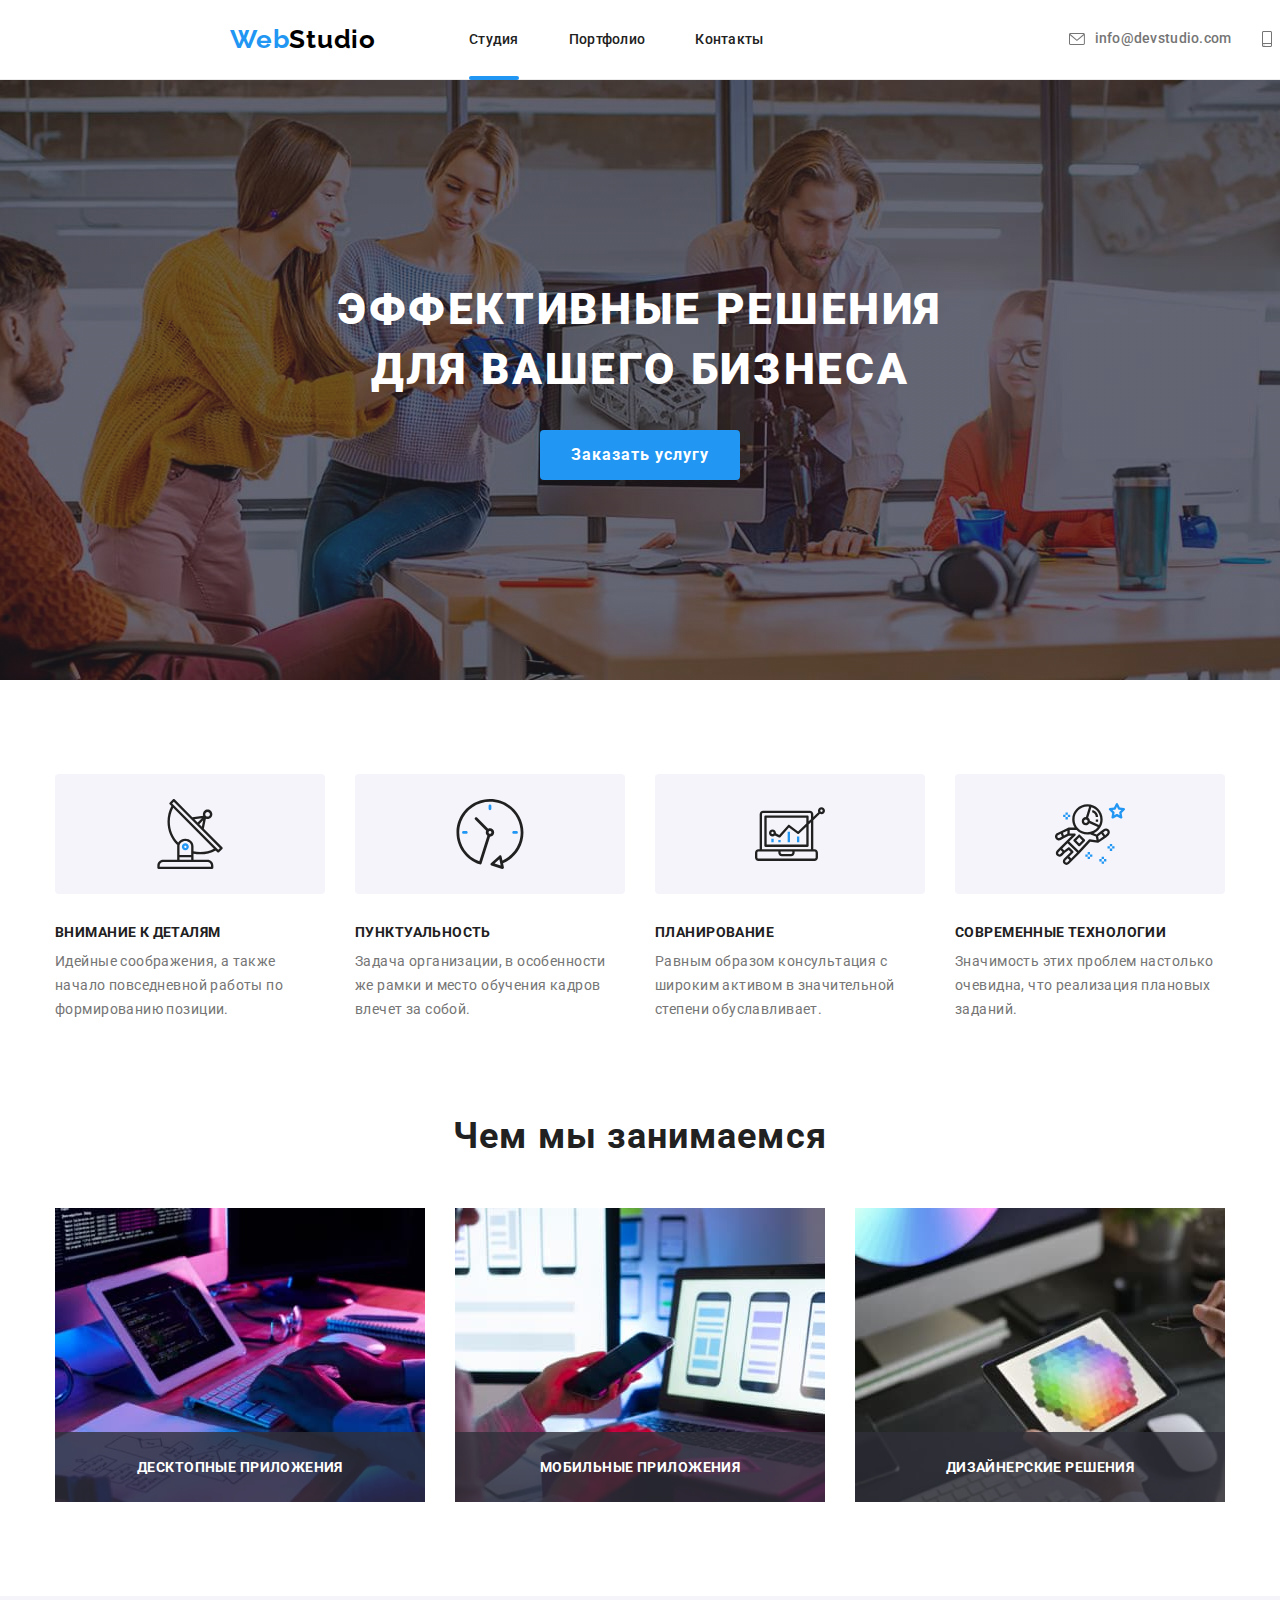
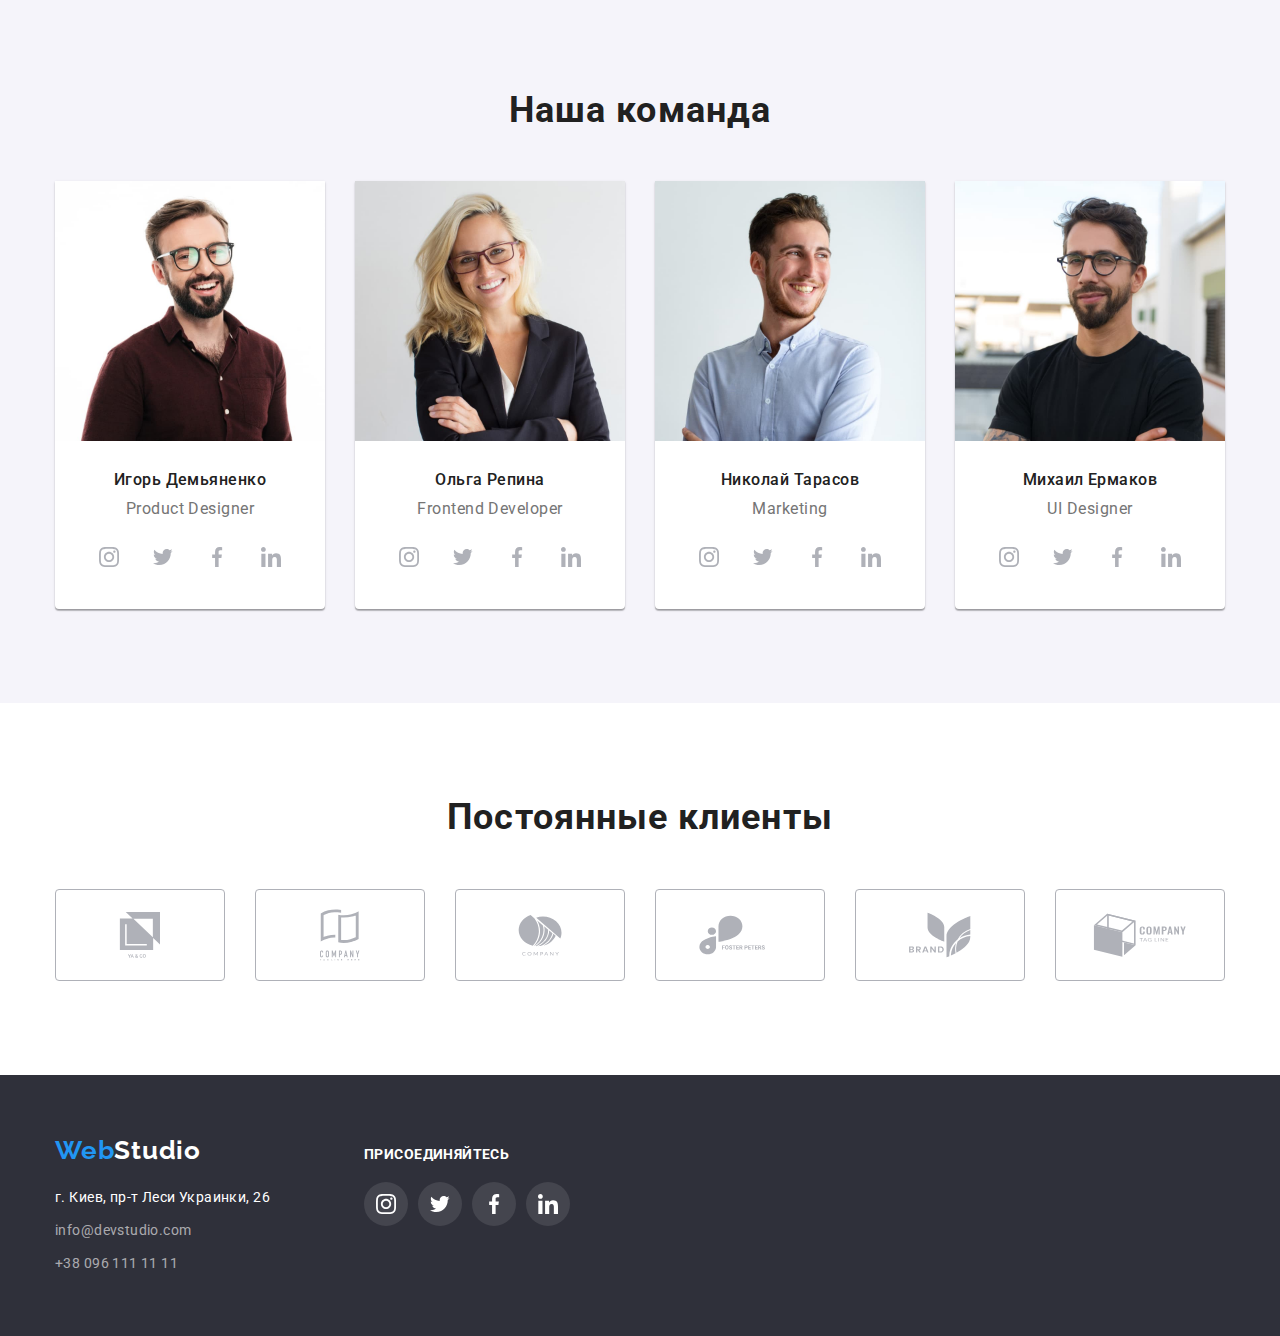
<file: index.html>
<!DOCTYPE html>
<html lang="ru">
<head>
    <meta charset="UTF-8">
    <meta http-equiv="X-UA-Compatible" content="IE=edge">
    <meta name="viewport" content="width=Hea, initial-scale=1.0">
    <title>WebStudio</title>
    <link rel="preconnect" href="https://fonts.googleapis.com">
    <link rel="preconnect" href="https://fonts.gstatic.com" crossorigin>
    <link href="https://fonts.googleapis.com/css2?family=Raleway:wght@700&family=Roboto:wght@400;500;700&display=swap"
        rel="stylesheet">
    <link href="./css/modern-normalize.css" rel="stylesheet">
    <link href="./css/styles.css" rel="stylesheet">
</head>
<body>
    <header class="header">
        <div class="container header-list">
            <nav>
                <ul class="nav-list">
                    <li class="list"><a class="link header-logo" href="./index.html" lang="en"><span class="header-pre-logo">Web</span>Studio</a>
                    </li>
                    <li class="list"><a class="link main-navigator current" href="./index.html">Студия</a></li>
                    <li class="list"><a class="link main-navigator" href="./portfolio.html">Портфолио</a></li>
                    <li class="list"><a class="link main-navigator" href="#">Контакты</a></li>
                </ul>
            </nav>
            <ul class="header-contacts-list">
                <li class="list">
                    <a class="link header-email" href="mailto:info@devstudio.com">
                        <svg class="envelope-icon" width="16px" height="12px">
                            <use href="./images/icons.svg#envelope"></use>
                        </svg>
                        <span>info@devstudio.com</span> 
                    </a>
                </li>
                <li class="list">   
                    <a class="link header-telephone" href="tel:+380961111111">
                        <svg class="phone-icon" width="10px" height="16px">
                            <use href="./images/icons.svg#phone"></use>
                        </svg>
                        <span>+38 096 111 11</span>
                    </a>
                </li>
            </ul>
        </div>
    </header>
    <main>
        <section class="section hero">
            <div class="container">
                <h1 class="hero-title">Эффективные решения <br> для вашего бизнеса</h1>
                <button data-modal-open class="hero-button" type="button" >Заказать услугу</button>
            </div>
        </section>
        <div class="backdrop is-hidden" data-modal >
            <div class="modal">
                <button type="button" class="modal-close" data-modal-close >
                    <svg class="modal-close-icon">
                        <use href="./images/icons.svg#close"></use>
                    </svg>
                </button>
            </div>
        </div>
        <section class="section features">
            <div class="container">
                <ul class="features-list">
                    <li class="list feature-item">
                        <div class="feature-image-box">
                            <svg width="70px" height="70px">
                                <use href="./images/icons.svg#antenna"></use>
                            </svg>
                        </div>
                        <h3 class="feature-title">Внимание к деталям</h3>
                        <p class="feature-description">Идейные соображения, а также начало повседневной работы по формированию позиции.
                        </p>
                        
                    </li>
                    <li class="list feature-item">
                        <div class="feature-image-box">
                            <svg width="70px" height="70px">
                                <use href="./images/icons.svg#clock"></use>
                            </svg>
                        </div>
                        <h3 class="feature-title">Пунктуальность</h3>
                        <p class="feature-description">Задача организации, в особенности же рамки и место обучения кадров влечет за
                            собой.</p>
                    </li>
                    <li class="list feature-item">
                        <div class="feature-image-box">
                            <svg width="70px" height="70px">
                                <use href="./images/icons.svg#diagram"></use>
                            </svg>
                        </div>
                        <h3 class="feature-title">Планирование</h3>
                        <p class="feature-description">Равным образом консультация с широким активом в значительной степени
                            обуславливает.</p>
                    </li>
                    <li class="list feature-item">
                        <div class="feature-image-box">
                            <svg  width="70px" height="70px">
                                <use href="./images/icons.svg#astronaut"></use>
                            </svg>
                        </div>
                        <h3 class="feature-title">Современные технологии</h3>
                        <p class="feature-description">Значимость этих проблем настолько очевидна, что реализация плановых заданий.</p>
                    </li>
                </ul>
            </div>
        </section>
        <section class="section activity">
            <div class="container">
                <h2 class="activity-title">Чем мы занимаемся</h2>
                <ul class="activities-list">
                    <li class="list activities-item">
                        <div class="activity-box">
                            <img src="./images/box1.jpg" alt="coding" width="370">
                            <div class="activity-description">Десктопные приложения</div>
                        </div>
                    </li>
                    <li class="list activities-item">
                        <div class="activity-box">
                            <img src="./images/box2.jpg" alt="testing" width="370">
                            <div class="activity-description">Мобильные приложения</div>
                        </div>
                    </li>
                    <li class="list activities-item">
                        <div class="activity-box">
                            <img src="./images/box3.jpg" alt="design" width="370">
                            <div class="activity-description">Дизайнерские решения</div>
                        </div>
                    </li>
                </ul>
            </div>
        </section>
        <section class="section team">
            <div class="container">
                <h2 class="team-title">Наша команда</h2>
                <ul class="team-list">
                    <li class="list team-item">
                        <img src="./images/photo1.jpg" alt="Игорь Демьяненко" width="270">
                        <h4 class="team-item-name">Игорь Демьяненко</h4>
                        <p class="team-item-job">Product Designer</p>
                        <ul class="team-item-contacts">
                            <li class="list team-contact-list">
                                <a href="https://www.instagram.com/" class="team-contacts-link" >
                                    <svg class="team-item-contacts-icon" width="20px" height="20px">
                                        <use href="./images/icons.svg#instagram"></use>
                                    </svg>
                                </a>
                            </li>
                            <li class="list team-contact-list">
                                <a href="https://twitter.com/"  class="team-contacts-link">
                                    <svg class="team-item-contacts-icon" width="20px" height="20px">
                                        <use href="./images/icons.svg#twitter"></use>
                                    </svg>
                                </a>
                            </li>
                            <li class="list team-contact-list">
                                <a href="https://www.facebook.com/" class="team-contacts-link" >
                                    <svg class="team-item-contacts-icon" width="20px" height="20px">
                                        <use href="./images/icons.svg#facebook"></use>
                                    </svg>
                                </a>
                            </li>
                            <li class="list team-contact-list">
                                <a href="https://ru.linkedin.com/" class="team-contacts-link">
                                    <svg class="team-item-contacts-icon" width="20px" height="20px">
                                        <use href="./images/icons.svg#linkedin"></use>
                                    </svg>
                                </a>
                            </li>
                        </ul>
                    </li>
                    <li class="list team-item">
                        <img src="./images/photo2.jpg" alt="Ольга Репина" width="270">
                        <h4 class="team-item-name">Ольга Репина</h4>
                        <p class="team-item-job">Frontend Developer</p>
                        <ul class="team-item-contacts">
                            <li class="list team-contact-list">
                                <a href="https://www.instagram.com/" class="team-contacts-link">
                                    <svg class="team-item-contacts-icon" width="20px" height="20px">
                                        <use href="./images/icons.svg#instagram"></use>
                                    </svg>
                                </a>
                            </li>
                            <li class="list team-contact-list">
                                <a href="https://twitter.com/" class="team-contacts-link">
                                    <svg class="team-item-contacts-icon" width="20px" height="20px">
                                        <use href="./images/icons.svg#twitter"></use>
                                    </svg>
                                </a>
                            </li>
                            <li class="list team-contact-list">
                                <a href="https://www.facebook.com/" class="team-contacts-link">
                                    <svg class="team-item-contacts-icon" width="20px" height="20px">
                                        <use href="./images/icons.svg#facebook"></use>
                                    </svg>
                                </a>
                            </li>
                            <li class="list team-contact-list">
                                <a href="https://ru.linkedin.com/" class="team-contacts-link">
                                    <svg class="team-item-contacts-icon" width="20px" height="20px">
                                        <use href="./images/icons.svg#linkedin"></use>
                                    </svg>
                                </a>
                            </li>
                        </ul>
                    </li>
                    <li class="list team-item">
                        <img src="./images/photo3.jpg" alt="Николай Тарасов" width="270">
                        <h4 class="team-item-name">Николай Тарасов</h4>
                        <p class="team-item-job">Marketing</p>
                        <ul class="team-item-contacts">
                            <li class="list team-contact-list">
                                <a href="https://www.instagram.com/" class="team-contacts-link">
                                    <svg class="team-item-contacts-icon" width="20px" height="20px">
                                        <use href="./images/icons.svg#instagram"></use>
                                    </svg>
                                </a>
                            </li>
                            <li class="list team-contact-list">
                                <a href="https://twitter.com/" class="team-contacts-link">
                                    <svg class="team-item-contacts-icon" width="20px" height="20px">
                                        <use href="./images/icons.svg#twitter"></use>
                                    </svg>
                                </a>
                            </li>
                            <li class="list team-contact-list">
                                <a href="https://www.facebook.com/" class="team-contacts-link">
                                    <svg class="team-item-contacts-icon" width="20px" height="20px">
                                        <use href="./images/icons.svg#facebook"></use>
                                    </svg>
                                </a>
                            </li>
                            <li class="list team-contact-list">
                                <a href="https://ru.linkedin.com/" class="team-contacts-link">
                                    <svg class="team-item-contacts-icon" width="20px" height="20px">
                                        <use href="./images/icons.svg#linkedin"></use>
                                    </svg>
                                </a>
                            </li>
                        </ul>
                    </li>
                    <li class="list team-item">
                        <img src="./images/photo4.jpg" alt="Михаил Ермаков" width="270">
                        <h4 class="team-item-name">Михаил Ермаков</h4>
                        <p class="team-item-job">UI Designer</p>
                        <ul class="team-item-contacts">
                            <li class="list team-contact-list">
                                <a href="https://www.instagram.com/" class="team-contacts-link">
                                    <svg class="team-item-contacts-icon" width="20px" height="20px">
                                        <use href="./images/icons.svg#instagram"></use>
                                    </svg>
                                </a>
                            </li>
                            <li class="list team-contact-list">
                                <a href="https://twitter.com/" class="team-contacts-link">
                                    <svg class="team-item-contacts-icon" width="20px" height="20px">
                                        <use href="./images/icons.svg#twitter"></use>
                                    </svg>
                                </a>
                            </li>
                            <li class="list team-contact-list">
                                <a href="https://www.facebook.com/" class="team-contacts-link">
                                    <svg class="team-item-contacts-icon" width="20px" height="20px">
                                        <use href="./images/icons.svg#facebook"></use>
                                    </svg>
                                </a>
                            </li>
                            <li class="list team-contact-list">
                                <a href="https://ru.linkedin.com/" class="team-contacts-link">
                                    <svg class="team-item-contacts-icon" width="20px" height="20px">
                                        <use href="./images/icons.svg#linkedin"></use>
                                    </svg>
                                </a>
                            </li>
                        </ul>
                    </li>
                </ul>
            </div>
        </section>
        <section class="section clients">
            <div class="container">
                <h2 class="clients-title">Постоянные клиенты</h2>
                <ul class="clients-list">
                    <li class="list clients-item">
                        <a href="/" class="client-link">
                            <svg class="client-icon first-icon" width="106px" height="60px">
                                <use href="./images/icons.svg#client1"></use>
                            </svg>
                        </a>
                    </li>
                    <li class="list clients-item">
                        <a href="/" class="client-link">
                            <svg class="client-icon second-icon" width="106px" height="60px">
                                <use href="./images/icons.svg#client2"></use>
                            </svg>
                        </a>
                    </li>
                    <li class="list clients-item">
                        <a href="/" class="client-link">
                            <svg class="client-icon third-icon" width="106px" height="60px">
                                <use href="./images/icons.svg#client3"></use>
                            </svg>
                        </a>
                    </li>
                    <li class="list clients-item">
                        <a href="/" class="client-link">
                            <svg class="client-icon fourth-icon" width="106px" height="60px">
                                <use href="./images/icons.svg#client4"></use>
                            </svg>
                        </a>
                    </li>
                    <li class="list clients-item">
                        <a href="/" class="client-link">
                            <svg class="client-icon fifth-icon" width="106px" height="60px">
                                <use href="./images/icons.svg#client5"></use>
                            </svg>
                        </a>
                    </li>
                    <li class="list clients-item">
                        <a href="/" class="client-link">
                            <svg class="client-icon sixth-icon" width="106px" height="60px">
                                <use href="./images/icons.svg#client6"></use>
                            </svg>
                        </a>
                    </li>
                </ul>
            </div>
        </section>
    </main>
    <footer class="footer">
        <div class="container footer-main">
            <div class=" footer-content">
                <a class="link footer-logo" href="./index.html"><span class="footer-pre-logo">Web</span>Studio</a>
                <address>
                    <ul>
                        <li class="list address-item"><a class="link exact-address" href="https://goo.gl/maps/SmUCpxjFv33ALWMQA">г.
                                Киев, пр-т Леси
                                Украинки, 26</a></li>
                        <li class="list address-item"><a class="link email" href="mailto:info@devstudio.com">info@devstudio.com</a>
                        </li>
                        <li class="list address-item"><a class="link telephone" href="tel:+380961111111">+38 096 111 11 11</a></li>
                    </ul>
                </address>
            </div>
            <div>
                <h2 class="footer-title">присоединяйтесь</h2>
                <ul class="footer-contacts">
                    <li class="list footer-contact-list">
                        <a href="https://www.instagram.com/" class="footer-contacts-link">
                            <svg class="footer-contacts-icon" width="20px" height="20px">
                                <use href="./images/icons.svg#instagram"></use>
                            </svg>
                        </a>
                    </li>
                    <li class="list footer-contact-list">
                        <a href="https://twitter.com/" class="footer-contacts-link">
                            <svg class="footer-contacts-icon" width="20px" height="20px">
                                <use href="./images/icons.svg#twitter"></use>
                            </svg>
                        </a>
                    </li>
                    <li class="list footer-contact-list">
                        <a href="https://www.facebook.com/" class="footer-contacts-link">
                            <svg class="footer-contacts-icon" width="20px" height="20px">
                                <use href="./images/icons.svg#facebook"></use>
                            </svg>
                        </a>
                    </li>
                    <li class="list footer-contact-list">
                        <a href="https://ru.linkedin.com/" class="footer-contacts-link">
                            <svg class="footer-contacts-icon" width="20px" height="20px">
                                <use href="./images/icons.svg#linkedin"></use>
                            </svg>
                        </a>
                    </li>
                </ul>
            </div>
        </div>

    </footer>
    <script src="./js/modal.js"></script>
</body>
</html>
</file>
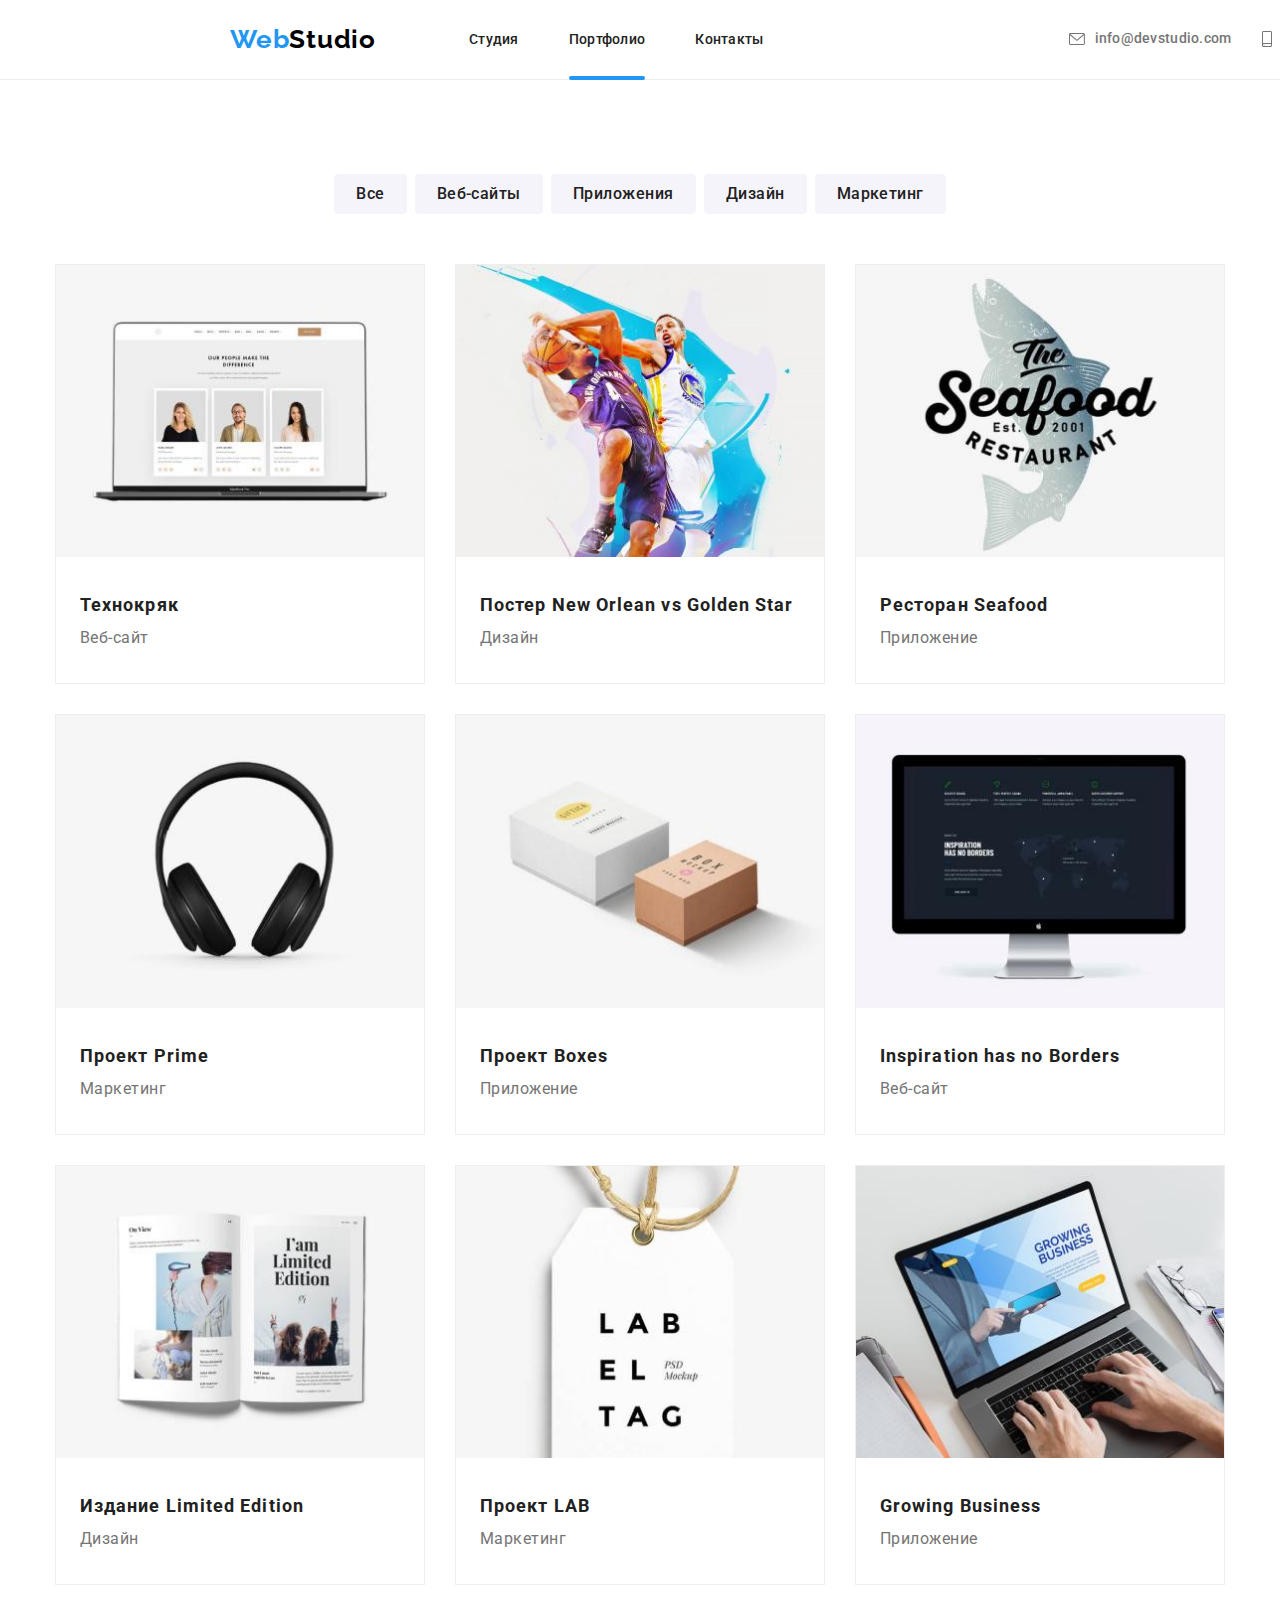
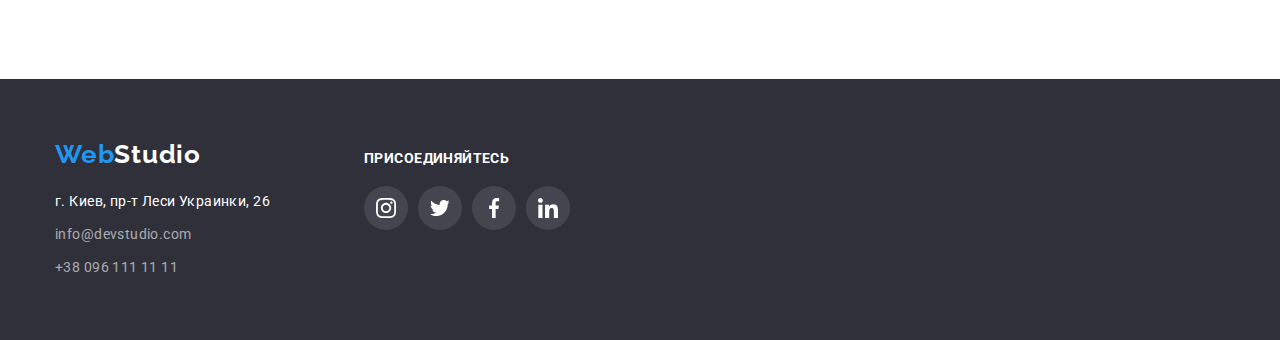
<file: portfolio.html>
<!DOCTYPE html>
<html lang="ru">
<head>
    <meta charset="UTF-8">
    <meta http-equiv="X-UA-Compatible" content="IE=edge">
    <meta name="viewport" content="width=device-width, initial-scale=1.0">
    <title>Portfolio</title>
    <link rel="preconnect" href="https://fonts.googleapis.com">
    <link rel="preconnect" href="https://fonts.gstatic.com" crossorigin>
    <link href="https://fonts.googleapis.com/css2?family=Raleway:wght@700&family=Roboto:wght@400;500;700&display=swap"
        rel="stylesheet">   
    <link href="./css/modern-normalize.css" rel="stylesheet">
    <link href="./css/styles.css" rel="stylesheet">
</head>
<body>
    <header class="header">
        <div class="container header-list">
            <nav>
                <ul class="nav-list">
                    <li class="list"><a class="link header-logo" href="./index.html" lang="en"><span
                                class="header-pre-logo">Web</span>Studio</a>
                    </li>
                    <li class="list"><a class="link main-navigator" href="./index.html">Студия</a></li>
                    <li class="list"><a class="link main-navigator current" href="./portfolio.html">Портфолио</a></li>
                    <li class="list"><a class="link main-navigator" href="#">Контакты</a></li>
                </ul>
            </nav>
            <ul class="header-contacts-list">
                <li class="list">
                    <a class="link header-email" href="mailto:info@devstudio.com">
                        <svg class="envelope-icon" width="16px" height="12px">
                            <use href="./images/sprite1.svg#envelope"></use>
                        </svg>
                        <span>info@devstudio.com</span>
                    </a>
                </li>
                <li class="list">
                    <a class="link header-telephone" href="tel:+380961111111">
                        <svg class="phone-icon" width="10px" height="16px">
                            <use href="./images/sprite1.svg#phone"></use>
                        </svg>
                        <span>+38 096 111 11</span>
                    </a>
                </li>
            </ul>
        </div>
    </header>
    <main>
        <section class="portfolio">
            <div class="container">
                <!-- buttons -->
                <ul class="filter-list">
                    <li class="list filter"><button class="filter-button" type="button">Все</button></li>
                    <li class="list filter"><button class="filter-button" type="button">Веб-сайты</button></li>
                    <li class="list filter"><button class="filter-button" type="button">Приложения</button></li>
                    <li class="list filter"><button class="filter-button" type="button">Дизайн</button></li>
                    <li class="list filter"><button class="filter-button" type="button">Маркетинг</button></li>
                </ul>
                <!-- projects -->
                
                <ul class="projects">
                    <li class="list project-item">
                        <a href="" class="link project-link">
                            <div class="project-thumb">
                                <img src="./images/item1.jpg" alt="" width="370">
                                <p class="project-thumb-text">Технокряк это современная площадка распространения коронавируса. Компании используют эту платформу для цифрового
                                шпионажа и атак на защищённые сервера конкурентов.</p>
                            </div>
                            
                            <div class="project-text">
                                <h2 class="project-title">Технокряк</h2>
                                <p class="project-description">Веб-сайт</p>
                            </div>
                        </a>
                    </li>
                    <li class="list project-item">
                        <a href="" class="link project-link">
                            <div class="project-thumb">
                                <img src="./images/item2.jpg" alt="" width="370">
                                <p class="project-thumb-text">Технокряк это современная площадка распространения коронавируса. Компании используют эту
                                    платформу для цифрового
                                    шпионажа и атак на защищённые сервера конкурентов.</p>
                            </div>
                            <div class="project-text">
                                <h2 class="project-title">Постер New Orlean vs Golden Star</h2>
                                <p class="project-description">Дизайн</p>
                            </div>
                        </a>
                    </li>
                    <li class="list project-item">
                        <a href="" class="link project-link">
                            <div class="project-thumb">
                                <img src="./images/item3.jpg" alt="" width="370">
                                <p class="project-thumb-text">Технокряк это современная площадка распространения коронавируса. Компании используют эту
                                    платформу для цифрового
                                    шпионажа и атак на защищённые сервера конкурентов.</p>
                            </div>
                            <div class="project-text">
                                <h2 class="project-title">Ресторан Seafood</h2>
                                <p class="project-description">Приложение</p>
                            </div>
                        </a>
                    </li>
                    <li class="list project-item">
                        <a href="" class="link project-link">
                            <div class="project-thumb">
                                <img src="./images/item4.jpg" alt="" width="370">
                                <p class="project-thumb-text">Технокряк это современная площадка распространения коронавируса. Компании используют эту
                                    платформу для цифрового
                                    шпионажа и атак на защищённые сервера конкурентов.</p>
                            </div>
                            <div class="project-text">
                                <h2 class="project-title">Проект Prime</h2>
                                <p class="project-description">Маркетинг</p>
                            </div>
                        </a>
                    </li>
                    <li class="list project-item">
                        <a href="" class="link project-link">
                            <div class="project-thumb">
                                <img src="./images/item5.jpg" alt="" width="370">
                                <p class="project-thumb-text">Технокряк это современная площадка распространения коронавируса. Компании используют эту
                                    платформу для цифрового
                                    шпионажа и атак на защищённые сервера конкурентов.</p>
                            </div>
                            <div class="project-text">
                                <h2 class="project-title">Проект Boxes</h2>
                                <p class="project-description">Приложение</p>
                            </div>
                        </a>
                    </li>
                    <li class="list project-item">
                        <a href="" class="link project-link">
                            <div class="project-thumb">
                                <img src="./images/item6.jpg" alt="" width="370">
                                <p class="project-thumb-text">Технокряк это современная площадка распространения коронавируса. Компании используют эту
                                    платформу для цифрового
                                    шпионажа и атак на защищённые сервера конкурентов.</p>
                            </div>
                            <div class="project-text">
                                <h2 class="project-title">Inspiration has no Borders</h2>
                                <p class="project-description">Веб-сайт</p>
                            </div>
                        </a>
                    </li>
                    <li class="list project-item">
                        <a href="" class="link project-link">
                            <div class="project-thumb">
                                <img src="./images/item7.jpg" alt="" width="370">
                                <p class="project-thumb-text">Технокряк это современная площадка распространения коронавируса. Компании используют эту
                                    платформу для цифрового
                                    шпионажа и атак на защищённые сервера конкурентов.</p>
                            </div>
                            <div class="project-text">
                                <h2 class="project-title">Издание Limited Edition</h2>
                                <p class="project-description">Дизайн</p>
                            </div>
                        </a>
                    </li>
                    <li class="list project-item">
                        <a href="" class="link project-link">
                            <div class="project-thumb">
                                <img src="./images/item8.jpg" alt="" width="370">
                                <p class="project-thumb-text">Технокряк это современная площадка распространения коронавируса. Компании используют эту
                                    платформу для цифрового
                                    шпионажа и атак на защищённые сервера конкурентов.</p>
                            </div>    
                            <div class="project-text">
                                <h2 class="project-title">Проект LAB</h2>
                                <p class="project-description">Маркетинг</p>
                            </div>
                        </a>
                    </li>
                    <li class="list project-item">
                        <a href="" class="link project-link">
                            <div class="project-thumb">
                                <img src="./images/item9.jpg" alt="" width="370">
                                <p class="project-thumb-text">Технокряк это современная площадка распространения коронавируса. Компании используют эту
                                    платформу для цифрового
                                    шпионажа и атак на защищённые сервера конкурентов.</p>
                            </div>
                            <div class="project-text">
                                <h2 class="project-title">Growing Business</h2>
                                <p class="project-description">Приложение</p>
                            </div>
                        </a>
                    </li>
                </ul>
            </div>
        </section>
    </main>
    <footer class="footer">
        <div class="container footer-main">
            <div class=" footer-content">
                <a class="link footer-logo" href="./index.html"><span class="footer-pre-logo">Web</span>Studio</a>
                <address>
                    <ul>
                        <li class="list address-item"><a class="link exact-address"
                                href="https://goo.gl/maps/SmUCpxjFv33ALWMQA">г.
                                Киев, пр-т Леси
                                Украинки, 26</a></li>
                        <li class="list address-item"><a class="link email"
                                href="mailto:info@devstudio.com">info@devstudio.com</a>
                        </li>
                        <li class="list address-item"><a class="link telephone" href="tel:+380961111111">+38 096 111 11
                                11</a></li>
                    </ul>
                </address>
            </div>
            <div>
                <h2 class="footer-title">присоединяйтесь</h2>
                <ul class="footer-contacts">
                    <li class="list footer-contact-list">
                        <a href="https://www.instagram.com/" class="footer-contacts-link">
                            <svg class="footer-contacts-icon" width="20px" height="20px">
                                <use href="./images/sprite1.svg#instagram"></use>
                            </svg>
                        </a>
                    </li>
                    <li class="list footer-contact-list">
                        <a href="https://twitter.com/" class="footer-contacts-link">
                            <svg class="footer-contacts-icon" width="20px" height="20px">
                                <use href="./images/sprite1.svg#twitter"></use>
                            </svg>
                        </a>
                    </li>
                    <li class="list footer-contact-list">
                        <a href="https://www.facebook.com/" class="footer-contacts-link">
                            <svg class="footer-contacts-icon" width="20px" height="20px">
                                <use href="./images/sprite1.svg#facebook"></use>
                            </svg>
                        </a>
                    </li>
                    <li class="list footer-contact-list">
                        <a href="https://ru.linkedin.com/" class="footer-contacts-link">
                            <svg class="footer-contacts-icon" width="20px" height="20px">
                                <use href="./images/sprite1.svg#linkedin"></use>
                            </svg>
                        </a>
                    </li>
                </ul>
            </div>
        </div>
    
    </footer>
</body>
</html>
</file>
<file: css/styles.css>
:root {
  --color-primary: #ffffff;
  --accent-color: #2196f3;
  --dark-backgroung: #2f303a;
  --item-backgroung: #f5f4fa;
  --description-text-color: #757575;
  --title-text-color: #212121;
  --icons-color: #afb1b8;
}

h1,
h2,
h3,
h4,
ul,
p {
  margin: 0;
  padding: 0;
}
body {
  font-family: Roboto;
  border-color: #e5e5e5;
}
.section {
  padding: 94px 0;
}
.container {
  width: 1200px;
  padding: 0 15px;
  margin: 0 auto;
}
.list {
  list-style-type: none;
}
.link {
  text-decoration: none;
}

img {
  display: block;
  max-width: 100%;
  height: auto;
}

/* header  */
.header {
  background: var(--color-primary);
  padding: 24px 215px;
  border-bottom: 1px solid #ececec;
}
.header-list {
  display: flex;
  align-items: center;
}

.nav-list {
  display: flex;
  align-items: center;
}
.header-contacts-list {
  display: flex;
  margin-left: 255px;
}
.header-contacts-list:last-child {
  margin-right: 0;
}

.header-logo {
  font-family: Raleway;
  font-style: normal;
  font-weight: bold;
  font-size: 26px;
  line-height: 1.19;
  letter-spacing: 0.03em;
  color: #000000;
  list-style-type: none;
  margin-right: 93px;
}
.header-pre-logo {
  color: var(--accent-color);
}
.main-navigator {
  position: relative;
  display: inline-block;
  font-weight: 500;
  font-size: 14px;
  line-height: 1.14;
  letter-spacing: 0.02em;
  color: var(--title-text-color);
  margin-right: 50px;
  transition: color 250ms cubic-bezier(0.4, 0, 0.2, 1);
}

.current::after {
  content: ' ';
  position: absolute;
  display: block;
  bottom: -32px;
  width: 100%;
  height: 4px;
  background: #2196f3;
  border-radius: 2px;
}
.main-navigator:hover,
.main-navigator:focus {
  color: var(--accent-color);
}

.header-email {
  font-weight: 500;
  font-size: 14px;
  line-height: 1.14;
  letter-spacing: 0.02em;
  color: var(--description-text-color);
  margin-right: 30px;
  display: flex;
  align-items: center;
  transition: color 250ms cubic-bezier(0.4, 0, 0.2, 1);
}
.header-telephone {
  font-weight: 500;
  font-size: 14px;
  line-height: 1.14;
  letter-spacing: 0.02em;
  color: var(--description-text-color);
  display: flex;
  align-items: center;
  transition: color 250ms cubic-bezier(0.4, 0, 0.2, 1);
}
.header-email:hover,
.header-email:focus,
.header-telephone:hover,
.header-telephone:focus {
  color: var(--accent-color);
}
.envelope-icon {
  fill: currentColor;
  margin-right: 10px;
}
.phone-icon {
  fill: currentColor;
  margin-right: 10px;
}

/* section hero */
.hero {
  background: var(--dark-backgroung);
  min-height: 600px;
  padding: 200px 0;
  background-image: linear-gradient(rgba(47, 48, 58, 0.4), rgba(47, 48, 58, 0.4)),
    url(../images/background.jpg);
  background-repeat: no-repeat;
  background-position: center;
  background-size: cover;
}
.hero-title {
  font-weight: 900;
  font-size: 44px;
  line-height: 1.36;
  text-align: center;
  letter-spacing: 0.06em;
  text-transform: uppercase;
  color: var(--color-primary);
  margin-bottom: 30px;
}
.hero-button {
  background: var(--accent-color);
  font-weight: bold;
  font-size: 16px;
  line-height: 1.87;
  letter-spacing: 0.06em;
  color: var(--color-primary);
  margin: 0 auto;
  display: block;
  width: 200px;
  height: 50px;
  border-radius: 4px;
  border: 0;
  cursor: pointer;
}

/* section features */
/* .features {
  padding-top: 200px;
  padding-bottom: 200px;
} */
.features-list {
  display: flex;
  justify-content: space-between;
  align-items: center;
}
.feature-item {
  flex-basis: 270px;
  text-align: left;
}

.feature-image-box {
  width: 270px;
  height: 120px;
  background-color: var(--item-backgroung);
  border-radius: 4px;
  margin-bottom: 30px;
  display: flex;
  align-items: center;
  justify-content: center;
}

.feature-title {
  font-weight: bold;
  font-size: 14px;
  line-height: 1.1428;
  letter-spacing: 0.03em;
  text-transform: uppercase;
  color: var(--title-text-color);
  margin-bottom: 10px;
}
.feature-description {
  font-weight: normal;
  font-size: 14px;
  line-height: 1.7142;
  letter-spacing: 0.03em;
  color: var(--description-text-color);
}

/* section activity */
.activity {
  padding-top: 0;
}
.activity-title {
  font-weight: bold;
  font-size: 36px;
  line-height: 1.16;
  text-align: center;
  letter-spacing: 0.03em;
  color: var(--title-text-color);
  margin-bottom: 50px;
}
.activities-list {
  display: flex;
}
.activities-item {
  flex-basis: 370px;
  margin-right: 30px;
}
.activities-item:last-child {
  margin-right: 0;
}
.activity-box {
  position: relative;
}
.activity-description {
  position: absolute;
  bottom: 0;
  width: 100%;
  background: rgba(47, 48, 58, 0.8);
  height: 70px;
  font-weight: bold;
  font-size: 14px;
  line-height: 16px;
  letter-spacing: 0.03em;
  text-transform: uppercase;
  color: #ffffff;
  display: flex;
  justify-content: center;
  align-items: center;
}
/* section team */
.team {
  background-color: var(--item-backgroung);
}
.team-title {
  font-weight: bold;
  font-size: 36px;
  line-height: 1.16;
  text-align: center;
  letter-spacing: 0.03em;
  color: var(--title-text-color);
  margin-bottom: 50px;
}
.team-list {
  display: flex;
  justify-content: center;
  flex-basis: 270px;
}
.team-item {
  min-height: 368px;
  background-color: var(--color-primary);
  margin-right: 30px;
  box-shadow: 0px 1px 3px rgba(0, 0, 0, 0.12), 0px 1px 1px rgba(0, 0, 0, 0.14),
    0px 2px 1px rgba(0, 0, 0, 0.2);
  border-radius: 0px 0px 4px 4px;
  padding-bottom: 30px;
}
.team-item:last-child {
  margin-right: 0;
}
.team-item-name {
  font-weight: 500;
  font-size: 16px;
  line-height: 1.18;
  text-align: center;
  letter-spacing: 0.03em;
  color: var(--title-text-color);
  margin-top: 30px;
}
.team-item-job {
  font-weight: normal;
  font-size: 16px;
  line-height: 1.18;
  text-align: center;
  letter-spacing: 0.03em;
  color: var(--description-text-color);
  margin-top: 10px;
}
.team-item-contacts {
  display: flex;
  justify-content: center;
  align-items: center;
  margin-top: 16px;
}
.team-contact-list {
  margin-right: 10px;
}
.team-contacts-link {
  width: 44px;
  height: 44px;
  border-radius: 50%;
  display: block;
  padding: 12px;
  color: var(--icons-color);
  transition: color 250ms cubic-bezier(0.4, 0, 0.2, 1),
    background-color 250ms cubic-bezier(0.4, 0, 0.2, 1);
}
.team-contact-list:last-child {
  margin-right: 0;
}
.team-contacts-link:hover,
.team-contacts-link:focus {
  background-color: var(--accent-color);
  color: var(--color-primary);
}
.team-item-contacts-icon {
  fill: currentColor;
}
/* clients section */
.clients-title {
  font-weight: bold;
  font-size: 36px;
  line-height: 1.16;
  text-align: center;
  letter-spacing: 0.03em;
  color: var(--title-text-color);
  margin-bottom: 50px;
}
.clients-list {
  display: flex;
}
.clients-item {
  box-sizing: border-box;
  width: 170px;
  height: 92px;
  margin-right: 30px;
  display: block;
  /* border: 1px solid var(--icons-color);
  border-radius: 4px; */
}
.clients-item:last-child {
  margin-right: 0;
}

.client-link {
  height: 100%;
  width: 100%;
  display: flex;
  align-items: center;
  justify-content: center;
  border: 1px solid var(--icons-color);
  border-radius: 4px;
  color: var(--icons-color);
  transition: border 250ms cubic-bezier(0.4, 0, 0.2, 1), color 250ms cubic-bezier(0.4, 0, 0.2, 1);
}
.client-link:hover,
.client-link:focus {
  border: 1px solid var(--accent-color);
  color: var(--accent-color);
}
.client-icon {
  fill: currentColor;
}

.first-icon {
  padding: 7px 32px;
}
.second-icon {
  padding: 4px 33px;
}
.third-icon {
  padding: 9px 31px;
}
.fourth-icon {
  padding: 10px 11px;
}
.fifth-icon {
  padding: 7px 22px;
}
.sixth-icon {
  padding: 8px 6px;
}

/* modal window */
.backdrop {
  position: fixed;
  visibility: visible;
  top: 0;
  left: 0;
  width: 100%;
  height: 100%;
  background: rgba(0, 0, 0, 0.2);
  z-index: 10;
  opacity: 1;
  transition: opacity 250ms cubic-bezier(0.4, 0, 0.2, 1),
    visibility 250ms cubic-bezier(0.4, 0, 0.2, 1);
}
.backdrop.is-hidden {
  visibility: hidden;
  opacity: 0;
  pointer-events: none;
}
.modal {
  position: absolute;
  top: 50%;
  left: 50%;
  transform: translate(-50%, -50%);
  min-width: 528px;
  min-height: 581px;
  background: #ffffff;
  box-shadow: 0px 1px 3px rgba(0, 0, 0, 0.12), 0px 1px 1px rgba(0, 0, 0, 0.14),
    0px 2px 1px rgba(0, 0, 0, 0.2);
  border-radius: 4px;
}
.modal-close {
  position: absolute;
  top: 8px;
  right: 8px;
  background: #ffffff;
  border: 1px solid rgba(0, 0, 0, 0.1);
  box-sizing: border-box;
  border-radius: 50%;
  width: 30px;
  height: 30px;
  display: flex;
  justify-content: center;
  align-items: center;
  padding: 6px;
  cursor: pointer;
}
.modal-close-icon {
  width: 11px;
  height: 11px;
}
/* section footer */
.footer {
  font-family: Roboto;
  background: var(--dark-backgroung);
  padding: 60px 0;
}
.footer-main {
  display: flex;
  align-items: baseline;
}
.footer-content {
  display: flex;
  flex-direction: column;
  align-items: flex-start;
  margin-right: 70px;
}
.footer-logo {
  font-family: Raleway;
  font-style: normal;
  font-weight: bold;
  font-size: 26px;
  line-height: 1.19;
  letter-spacing: 0.03em;
  color: var(--color-primary);
  list-style-type: none;
  margin-right: 93px;
  margin-bottom: 20px;
}
.footer-pre-logo {
  color: var(--accent-color);
}
.address-item {
  margin-bottom: 9px;
}
.address-item:last-child {
  margin-bottom: 0;
}
.exact-address {
  font-weight: normal;
  font-style: normal;
  font-size: 14px;
  line-height: 1.71;
  letter-spacing: 0.03em;
  color: var(--color-primary);
  transition: color 250ms cubic-bezier(0.4, 0, 0.2, 1);
}
.email {
  font-weight: normal;
  font-style: normal;
  font-size: 14px;
  line-height: 1.71;
  letter-spacing: 0.03em;
  color: rgba(255, 255, 255, 0.6);
  transition: color 250ms cubic-bezier(0.4, 0, 0.2, 1);
}
.telephone {
  font-weight: normal;
  font-style: normal;
  font-size: 14px;
  line-height: 1.71;
  letter-spacing: 0.03em;
  color: rgba(255, 255, 255, 0.6);
  transition: color 250ms cubic-bezier(0.4, 0, 0.2, 1);
}
.exact-address:hover,
.exact-address:focus,
.email:hover,
.email:focus,
.telephone:hover,
.telephone:focus {
  color: var(--accent-color);
}

.footer-title {
  font-weight: bold;
  font-size: 14px;
  line-height: 1.142;
  letter-spacing: 0.03em;
  text-transform: uppercase;
  color: var(--color-primary);
  margin-bottom: 20px;
}
.footer-contacts {
  display: flex;
  justify-content: center;
  align-items: center;
}
.footer-contact-list {
  margin-right: 10px;
}
.footer-contacts-link {
  width: 44px;
  height: 44px;
  border-radius: 50%;
  background: rgba(255, 255, 255, 0.1);
  display: block;
  padding: 12px;
  color: var(--color-primary);
  transition: color 250ms cubic-bezier(0.4, 0, 0.2, 1),
    background-color 250ms cubic-bezier(0.4, 0, 0.2, 1);
}
.footer-contact-list:last-child {
  margin-right: 0;
}
.footer-contacts-link:hover,
.footer-contacts-link:focus {
  background-color: var(--accent-color);
  color: var(--color-primary);
}
.footer-contacts-icon {
  fill: currentColor;
}

/* Portfolio page */
/* section projects */
.portfolio {
  padding: 94px 0;
}
.filter-list {
  display: flex;
  justify-content: center;
  margin-bottom: 50px;
}
.filter {
  margin-right: 8px;
}
.filter:last-child {
  margin-right: 0;
}
.filter-button {
  font-family: Roboto;
  background: var(--item-backgroung);
  font-style: normal;
  font-weight: 500;
  font-size: 16px;
  line-height: 1.62;
  text-align: center;
  letter-spacing: 0.03em;
  color: var(--title-text-color);
  border: 0;
  border-radius: 4px;
  height: 40px;
  cursor: pointer;
  padding: 6px 22px;
  transition: background-color 250ms cubic-bezier(0.4, 0, 0.2, 1),
    color 250ms cubic-bezier(0.4, 0, 0.2, 1), box-shadow 250ms cubic-bezier(0.4, 0, 0.2, 1),
    border-radius 250ms cubic-bezier(0.4, 0, 0.2, 1);
}
.filter-button:hover,
.filter-button:focus {
  background-color: var(--accent-color);
  color: var(--color-primary);
  box-shadow: 0px 3px 1px rgba(0, 0, 0, 0.1), 0px 1px 2px rgba(0, 0, 0, 0.08),
    0px 2px 2px rgba(0, 0, 0, 0.12);
  border-radius: 4px;
}

/* projects */
.projects {
  display: flex;
  justify-content: center;
  flex-direction: row;
  flex-wrap: wrap;
}
.project-item {
  border: 1px double #eeeeee;
  margin-right: 30px;
  margin-bottom: 30px;
  flex-basis: 370px;
}
.project-item:nth-child(3n) {
  margin-right: 0;
}
.project-item:nth-last-of-type(-n + 3) {
  margin-bottom: 0;
}
.project-link {
  display: block;
  transition: box-shadow 250ms cubic-bezier(0.4, 0, 0.2, 1);
}
.project-link:hover {
  box-shadow: 0px 1px 1px rgba(0, 0, 0, 0.12), 0px 4px 4px rgba(0, 0, 0, 0.06),
    1px 4px 6px rgba(0, 0, 0, 0.16);
}
.project-thumb {
  position: relative;
  overflow: hidden;
}
.project-thumb::before {
  content: ' ';
  position: absolute;
  bottom: -100%;
  width: 100%;
  height: 100%;
  background: rgba(33, 150, 243, 0.9);
  opacity: 0;
  transition: transform 250ms cubic-bezier(0.4, 0, 0.2, 1),
    opacity 250ms cubic-bezier(0.4, 0, 0.2, 1);
}
.project-link:hover .project-thumb::before {
  transform: translateY(-100%);
  opacity: 1;
}
.project-link:hover .project-thumb-text {
  opacity: 1;
}

.project-thumb-text {
  position: absolute;
  left: 50%;
  top: 50%;
  transform: translate(-50%, -50%);
  font-size: 18px;
  line-height: 1.555;
  letter-spacing: 0.03em;
  color: #ffffff;
  width: 322px;
  height: 168px;
  opacity: 0;
  transition: opacity 250ms cubic-bezier(0.4, 0, 0.2, 1);
}
.project-text {
  padding: 30px 0;
}
.project-title {
  font-weight: bold;
  font-size: 18px;
  line-height: 2;
  letter-spacing: 0.06em;
  color: var(--title-text-color);
  text-indent: 24px;
}
.project-description {
  font-weight: normal;
  font-size: 16px;
  line-height: 1.87;
  letter-spacing: 0.03em;
  color: var(--description-text-color);
  text-indent: 24px;
}
</file>
